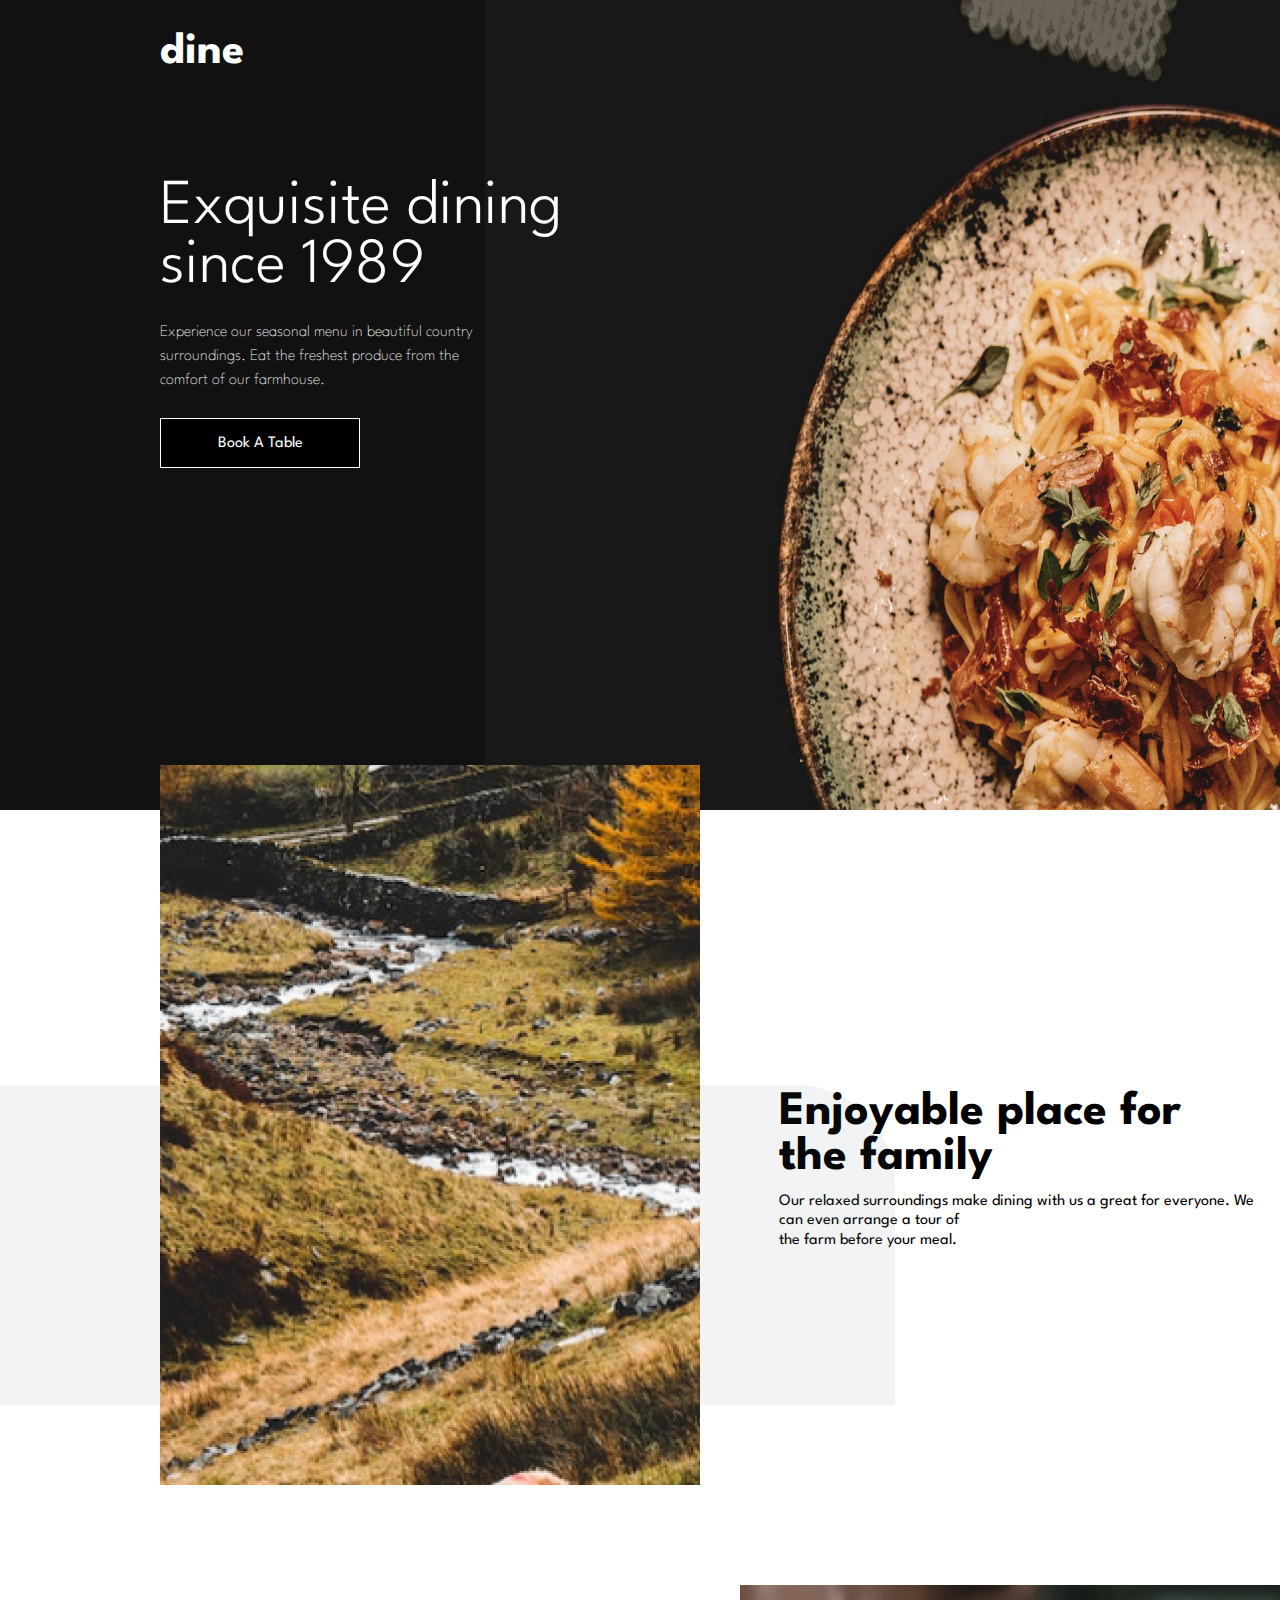
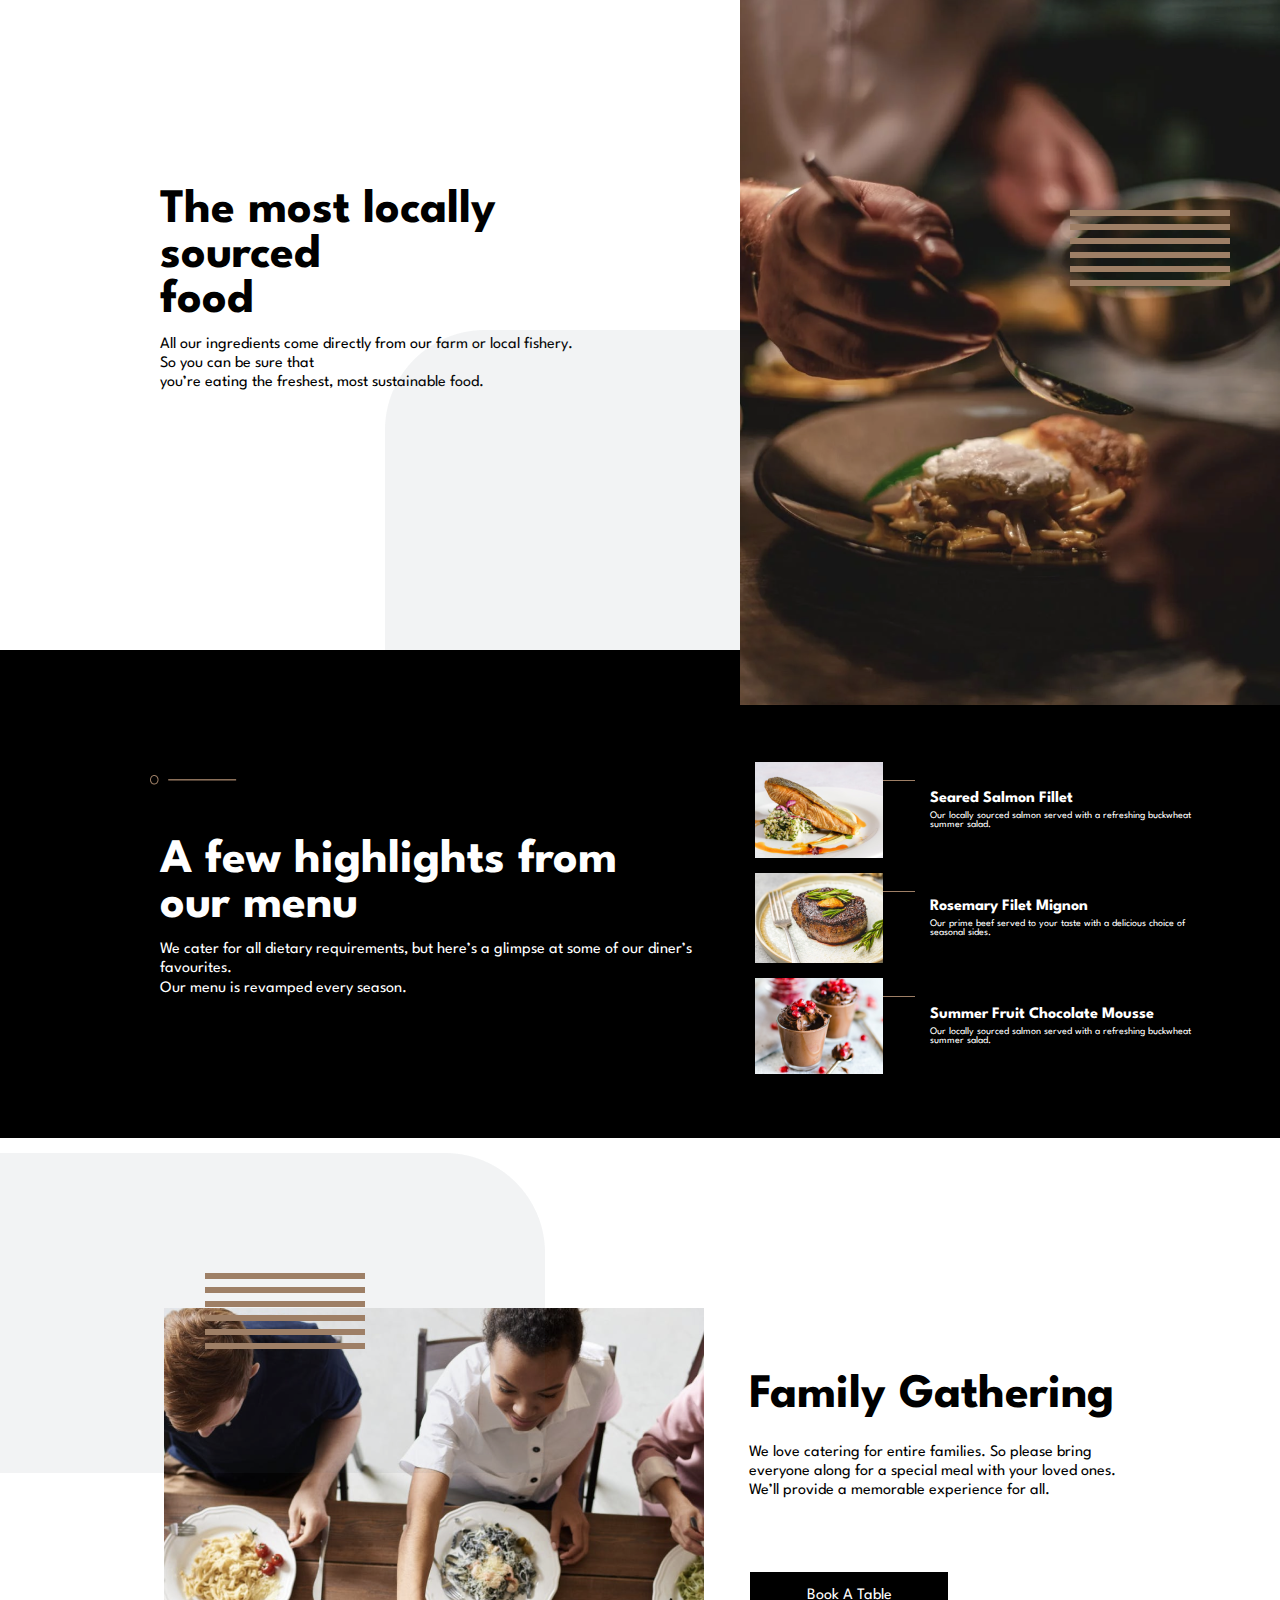
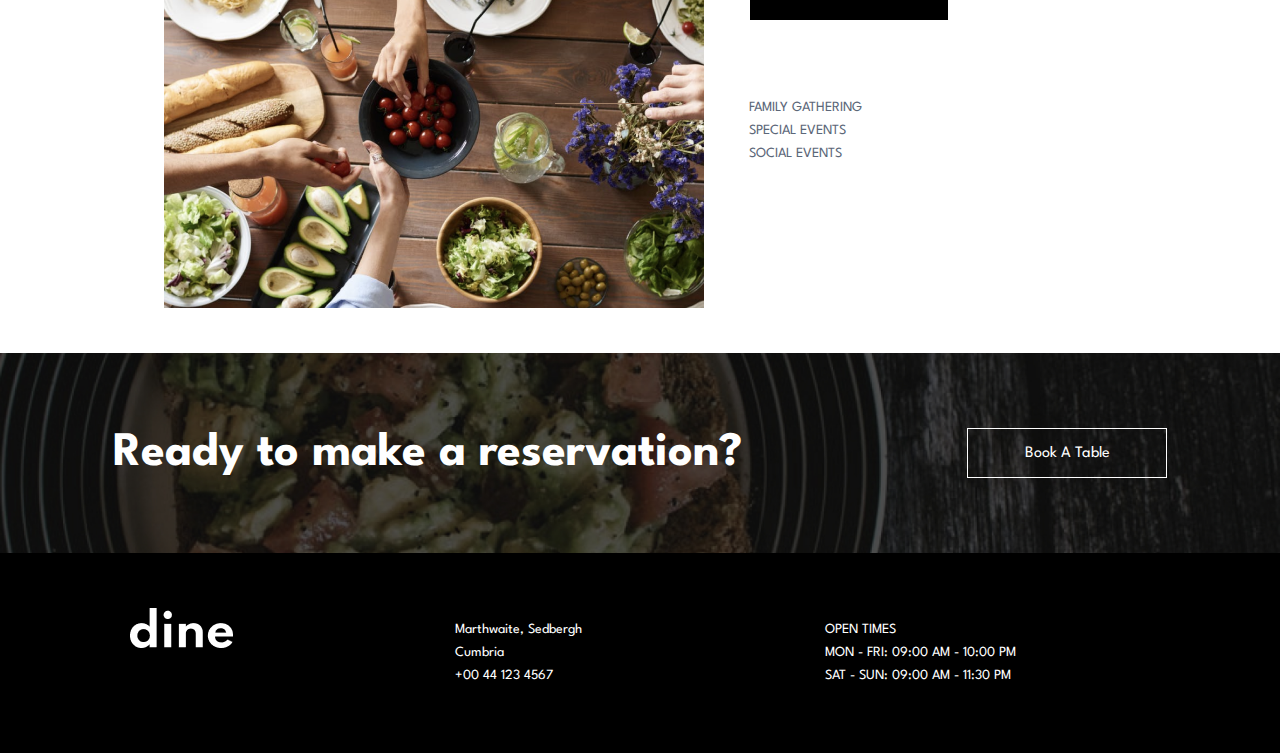
<file: index.html>
<!DOCTYPE html>
<html lang="en">
  <head>
    <meta charset="UTF-8" />
    <meta name="viewport" content="width=device-width, initial-scale=1.0" />
    <title>Dine-In-Restaurent</title>
    <link rel="stylesheet" href="style.css" />
    <link rel="stylesheet" href="responsive.css" />
    <style>
      @import url("https://fonts.googleapis.com/css2?family=League+Spartan:wght@100..900&display=swap");
    </style>
  </head>
  <body>
    <header class="container">
      <div class="header-des">
        <h3 class="dine-head">dine</h3>
        <h1 class="primary-heading">
          Exquisite dining <br />
          since 1989
        </h1>
        <p>
          Experience our seasonal menu in beautiful country <br />
          surroundings. Eat the freshest produce from the <br />
          comfort of our farmhouse.
        </p>
        <a href="table.html" target="_blank">
          <button class="btn header-btn">Book A Table</button></a
        >
      </div>
    </header>
    <section class="main">
      <div class="main-flex">
        <img src="/assests/imgs/Bitmap00.png" alt="" class="main-img" />
        <img src="/assests/tab/Bitmap000.png" alt="" class="tab-reponsive" />
        <div class="main-des">
          <h2 class="secondary-heading main-h">
            Enjoyable place for <br />
            the family
          </h2>
          <p class="secondary-para">
            Our relaxed surroundings make dining with us a great for everyone.
            We can even arrange a tour of <br class="para-br" />
            the farm before your meal.
          </p>
        </div>
      </div>
      <img src="/assests/imgs/Rectangle Copy 2.png" alt="" class="main-rec" />
      <img src="/assests/imgs/Group 7.png" alt="" class="main-stick" />
    </section>
    <section class="main">
      <div class="main-flex-2">
        <img src="/assests/tab/Bitmap (1).png" alt="" class="main-2-res" />

        <div class="main-des-2">
          <h2 class="secondary-heading main-h">
            The most locally sourced <br />
            food
          </h2>
          <p class="secondary-para">
            All our ingredients come directly from our farm or local fishery. So
            you can be sure that <br class="para-br" />
            you’re eating the freshest, most sustainable food.
          </p>
        </div>
        <img
          src="/assests/imgs/Group 6 Copy.png"
          alt="Eating with fork"
          class="main-img-2"
        />
      </div>
      <img src="/assests/imgs/Rectangle.png" alt="" class="main-rec-2" />
      <img src="/assests/imgs/Group 12.png" alt="" class="main-grp-2" />
    </section>
    <section class="menu">
      <div class="menu-flex">
        <div class="menu-des">
          <h2 class="secondary-heading menu-h">
            A few highlights from <br class="menu-h-br" />our menu
          </h2>
          <p class="secondary-para menu-p">
            We cater for all dietary requirements, but here’s a glimpse at some
            of our diner’s favourites. <br class="para-br" />
            Our menu is revamped every season.
          </p>
        </div>
        <div class="menu-img">
          <div class="flex-menu-img">
            <img
              src="/assests/imgs/Group 13 (1).png"
              alt="Seared Salmon"
              class="img-m"
            />
            <img
              src="/assests/responsive/Bitmap (1).png"
              alt=""
              class="img-m-res"
            />
            <div class="flex-menu-des">
              <p>Seared Salmon Fillet</p>
              <p>
                Our locally sourced salmon served with a refreshing buckwheat
                summer salad.
              </p>
            </div>
          </div>
          <div class="flex-menu-img">
            <img
              src="/assests/imgs/Group 13 (2).png"
              alt="Rosemary Filet"
              class="img-m"
            />
            <img
              src="/assests/responsive/Group Copy.jpg"
              alt=""
              class="img-m-res"
            />
            <div class="flex-menu-des">
              <p>Rosemary Filet Mignon</p>
              <p>
                Our prime beef served to your taste with a delicious choice of
                seasonal sides.
              </p>
            </div>
          </div>
          <div class="flex-menu-img">
            <img
              src="/assests/imgs/Group 13 (3).png"
              alt="Chocolate Mousse"
              class="img-m"
            />
            <img
              src="/assests/responsive/Group Copy (1).jpg"
              alt=""
              class="img-m-res"
            />
            <div class="flex-menu-des">
              <p>Summer Fruit Chocolate Mousse</p>
              <p>
                Our locally sourced salmon served with a refreshing buckwheat
                summer salad.
              </p>
            </div>
          </div>
        </div>
      </div>
      <img src="/assests/imgs/Group 7.png" alt="" class="menu-grp" />
    </section>
    <section class="family">
      <div class="family-flex">
        <img src="/assests/imgs/Bitmap (1).png" alt="" class="img-family" />
        <img src="/assests/tab/Bitmap00.png" alt="" class="img-family-res" />
        <div class="all-flex">
          <div class="family-des">
            <h2 class="secondary-heading">Family Gathering</h2>
            <p>
              We love catering for entire families. So please bring <br />
              everyone along for a special meal with your loved ones. <br />
              We’ll provide a memorable experience for all.
            </p>
            <a href="/table.html" target="_blank">
              <button class="btn family-btn">Book A Table</button></a
            >
          </div>
          <ul class="family-list">
            <li>FAMILY GATHERING</li>
            <li>SPECIAL EVENTS</li>
            <li>SOCIAL EVENTS</li>
          </ul>
        </div>
      </div>
      <img src="/assests/imgs/Rectangle Copy 9.png" alt="" class="family-rec" />
      <img src="/assests/imgs/Group 12.png" alt="" class="family-grp" />
      <img src="/assests/imgs/stick.png" alt="" class="family-stick" />
    </section>
    <footer>
      <div class="first-half">
        <div class="footer-flex">
          <h2 class="secondary-heading">Ready to make a reservation?</h2>
          <a href="/table.html" target="_blank">
            <button class="footer-btn">Book A Table</button></a
          >
        </div>
      </div>
      <div class="second-half">
        <div class="grid">
          <img
            src="/assests/imgs/dine.png"
            alt="dine logo"
            class="dine-footer"
          />
          <ul class="item2">
            <li>Marthwaite, Sedbergh</li>
            <li>Cumbria</li>
            <li>+00 44 123 4567</li>
          </ul>
          <ul class="item3">
            <li>OPEN TIMES</li>
            <li>MON - FRI: 09:00 AM - 10:00 PM</li>
            <li>SAT - SUN: 09:00 AM - 11:30 PM</li>
          </ul>
        </div>
      </div>
    </footer>
  </body>
</html>
</file>
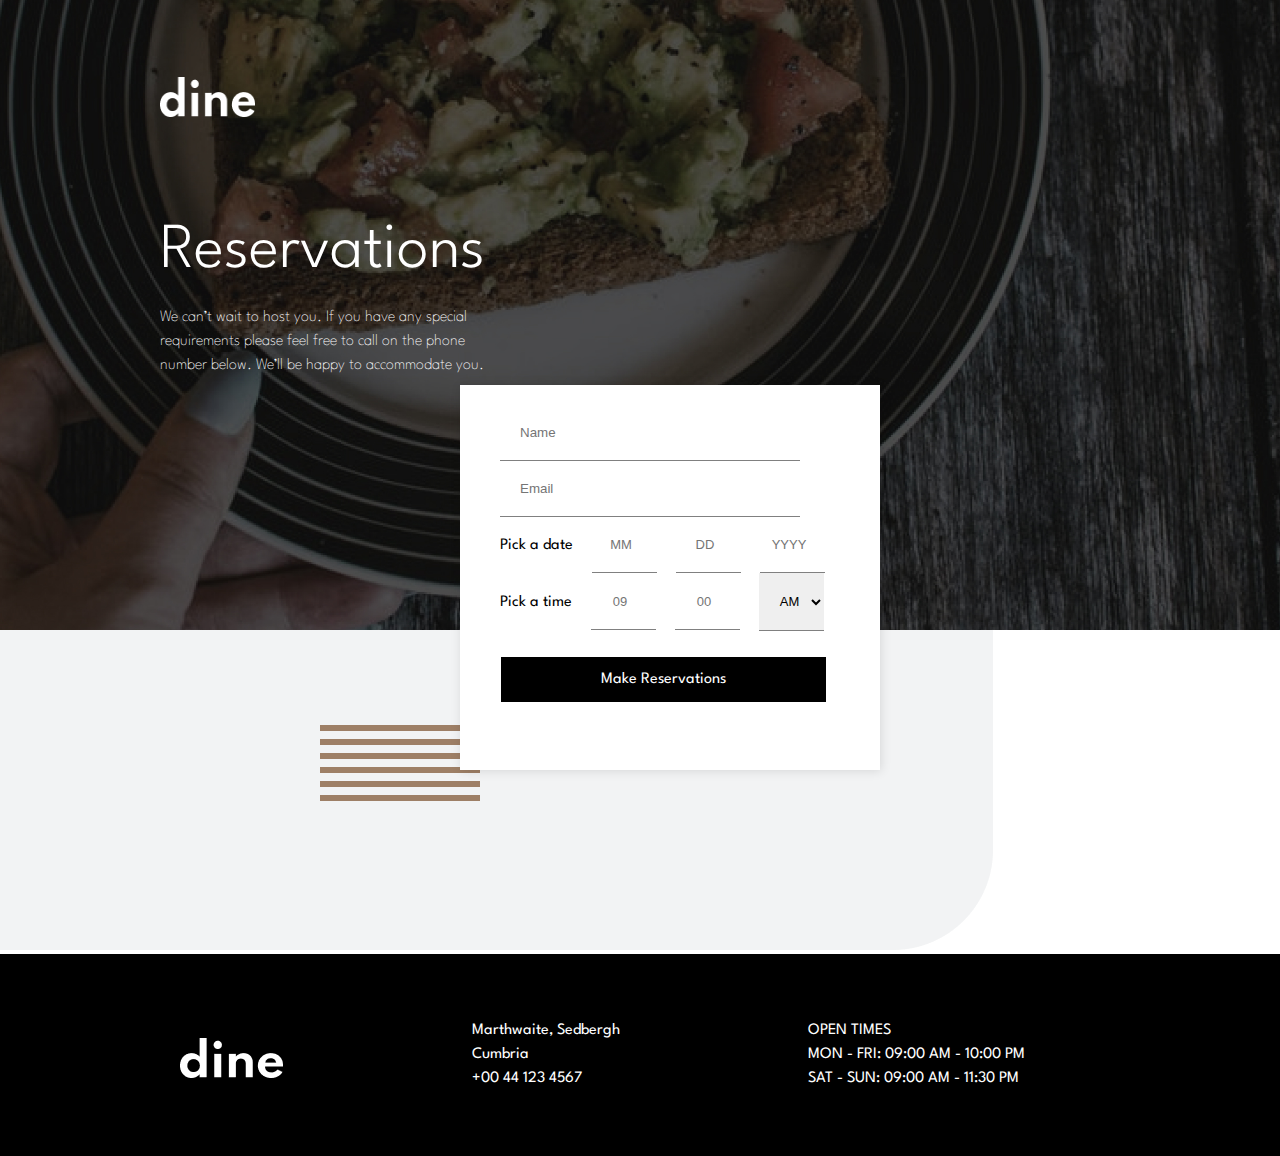
<file: table.html>
<!DOCTYPE html>
<html lang="en">
  <head>
    <meta charset="UTF-8" />
    <meta name="viewport" content="width=device-width, initial-scale=1.0" />
    <title>Booking</title>
    <link rel="stylesheet" href="/table.css" />
    <link rel="stylesheet" href="/responsiv2.css" />
    <style>
      @import url("https://fonts.googleapis.com/css2?family=League+Spartan:wght@100..900&display=swap");
    </style>
  </head>
  <body>
    <header>
      <div class="main">
        <img src="/assests/booking/dine.png" alt="" class="dine-b" />
        <div class="header-des">
          <h1 class="primary-heading">Reservations</h1>
          <p>
            We can’t wait to host you. If you have any special <br />
            requirements please feel free to call on the phone <br />number
            below. We’ll be happy to accommodate you.
          </p>
          <button class="btn header-btn">Reserve place</button>
        </div>
      </div>
    </header>
    <section class="booking">
      <form action="*">
        <div>
          <label for="name" name="name" id="input-name">
            <input type="text" id="name" placeholder="Name" required />
          </label>
        </div>
        <div>
          <label for="Email" name="Email" id="input-email">
            <input type="email" id="Email" placeholder="Email" required />
          </label>
        </div>
        <div>
          <label for="date" name="date"
            >Pick a date
            <input
              type="number"
              id="date"
              placeholder="MM"
              min="1"
              max="12"
              required
            />
            <input
              type="number"
              id="date"
              placeholder="DD"
              min="1"
              max="31"
              required
            />
            <input
              type="number"
              id="date"
              placeholder="YYYY"
              min="2024"
              max="2026"
              required
            />
          </label>
        </div>
        <div>
          <label for="date" name="date"
            >Pick a time
            <input
              type="number"
              id="date"
              placeholder="09"
              min="1"
              max="12"
              required
            />
            <input
              type="number"
              id="date"
              placeholder="00"
              min="1"
              max="60"
              required
            />
            <select name="select" id="date">
              <option value="1">AM</option>
              <option value="1">PM</option>
            </select>
          </label>
        </div>
        <button class="btn-form">Make Reservations</button>
      </form>
      <img src="/assests/booking/Group 12.png" alt="" class="group-b" />
      <img src="/assests/booking/Rectangle Copy 2.png" alt="" class="rec-b" />
    </section>
    <footer>
      <div class="second-half">
        <div class="grid">
          <img
            src="/assests/imgs/dine.png"
            alt="dine logo"
            class="dine-footer"
          />
          <ul class="item2">
            <li>Marthwaite, Sedbergh</li>
            <li>Cumbria</li>
            <li>+00 44 123 4567</li>
          </ul>
          <ul class="item3">
            <li>OPEN TIMES</li>
            <li>MON - FRI: 09:00 AM - 10:00 PM</li>
            <li>SAT - SUN: 09:00 AM - 11:30 PM</li>
          </ul>
        </div>
      </div>
    </footer>
  </body>
</html>
</file>
<file: style.css>
* {
  padding: 0;
  margin: 0;
}
body {
  font-family: "League Spartan", sans-serif;
  font-size: 16px;
  /* border: 1px solid red; */
}
.container {
  background-image: url(/assests/imgs/Bitmap.jpg);
  height: 90vh;
  background-repeat: no-repeat;
  background-size: 100vw 100vh;
}
.dine-head {
  color: white;
  font-size: 2.8rem;
  padding: 2rem 0 5rem 0;
}
header p {
  color: white;
  font-size: 16px;
  font-weight: 100;
  line-height: 1.5;
}

.primary-heading {
  font-weight: 300;
  font-size: 4rem;
  color: white;
}
.btn {
  /* padding: 10px 15px; */
  background-color: black;
  color: white;
  border: 1px solid white;
  font-family: "League Spartan", sans-serif;
  height: 50px;
  width: 200px;
  font-size: 16px;
}
.header-btn:hover {
  background-color: white;
  color: black;
  cursor: pointer;
  font-weight: 300;
}

.header-des {
  display: flex;
  flex-direction: column;
  gap: 25px;
}
.container {
  padding-left: 10rem;
}
/* MAIN PORTION */
.main-img {
  /* height: 550px; */
  position: relative;
  z-index: 2;
  top: -45px;
}

.main {
  position: relative;
  padding-left: 10rem;
}
.secondary-heading {
  font-size: 3rem;
}

.secondary-para {
  line-height: 1.2;
}
.main-des {
  display: flex;
  flex-direction: column;
  gap: 12px;
}

.main-rec {
  position: absolute;
  bottom: 125px;
  left: 0;
}

.main-stick {
  position: absolute;
  right: 45rem;
  top: 5rem;
}

.main-flex {
  display: flex;
  align-items: center;
  gap: 79px;
}

/* main section 2 */

.main-rec-2 {
  bottom: 0;
  position: absolute;
  right: 0;
}
.main-flex-2 {
  display: flex;
  /* justify-content: center; */
  align-items: center;
  gap: 155px;
}
.main-des-2 {
  display: flex;
  flex-direction: column;
  gap: 12px;
}
.main-grp-2 {
  right: 50px;
  top: 280px;
  position: absolute;
  z-index: 2;
}
.main-img-2 {
  position: relative;
  bottom: -55px;
  z-index: 1;
  /* height: 650px; */
}
/* MENU PORTION */
.menu {
  margin-bottom: 170px;
  position: relative;
}
.menu-flex {
  display: flex;
  align-items: center;
  padding: 7rem 4rem 4rem 0;
  background-color: black;
  gap: 35px;
}
.menu-des {
  display: flex;
  flex-direction: column;
  padding-left: 10rem;
  gap: 12px;
}
.flex-menu-img {
  display: flex;
  gap: 15px;
  align-items: center;
}
.flex-menu-img p:first-child {
  font-weight: bolder;
  margin-bottom: 5px;
  color: white;
}
.flex-menu-img p:last-child {
  color: white;
  font-size: 10px;
}

.menu-img {
  display: flex;
  flex-direction: column;
  gap: 15px;
}
.menu-h {
  color: white;
}
.menu-p {
  color: white;
}
.menu-grp {
  position: absolute;
  top: 125px;
  left: 150px;
  z-index: 2;
}
/* FAMILY-GATHERING-PORTION
 */
.family {
  position: relative;
  margin-bottom: 45px;
}
.family-flex {
  display: flex;
  justify-content: flex-start;
  align-items: flex-start;
  gap: 45px;
  /* margin-left: 145px; */
  justify-content: center;
}
.family-des p {
  line-height: 1.2;
  margin-bottom: 45px;
}
.family-des {
  gap: 25px;
  display: flex;
  flex-direction: column;
}

.all-flex {
  display: flex;
  margin-top: 65px;
  gap: 25px;
  display: flex;
  flex-direction: column;
}

.family-rec {
  position: absolute;
  top: -155px;
  left: 0;
}
.family-grp {
  top: -35px;
  left: 205px;
  position: absolute;
}
li {
  list-style: none;
  margin-top: 10px;
  color: #5c6779;
}
ul {
  margin-top: 45px;
  font-family: "League Spartan", sans-serif;
  font-size: 14px;
}
.family-stick {
  position: absolute;
  top: 395px;
  right: 630px;
  z-index: 5;
}
.family-btn:hover {
  background-color: white;
  color: black;
  cursor: pointer;
  border: 1px solid black;
}

/* FOOTER */
footer {
  height: 400px;
  background-color: black;
}
.first-half {
  background-image: url(/assests/imgs/footer.jpg);
  background-repeat: no-repeat;
  background-size: cover;
  height: 200px;
}
footer h2 {
  color: white;
}
.footer-flex {
  display: flex;
  justify-content: space-around;
  align-items: center;
  padding-top: 75px;
}
.footer-btn {
  color: white;
  font-family: "League Spartan", sans-serif;
  height: 50px;
  width: 200px;
  background-color: transparent;
  border: 1px solid white;
  font-size: 16px;
}
.grid {
  display: grid;
  grid-template-columns: 1fr 1fr 1fr;
  padding: 15px 85px;
  align-items: center;
}
footer li {
  list-style: none;
  color: white;
}
.dine-footer {
  margin-left: 45px;
  margin-top: 5px;
}
.footer-btn:hover {
  cursor: pointer;
  background-color: white;
  color: black;
}
/* TABLE */
</file>
<file: responsive.css>
@media screen and (max-width: 2500px) {
  .tab-reponsive {
    display: none;
  }
  .main-2-res {
    display: none;
  }
  .img-family-res {
    display: none;
  }
  .img-m-res {
    display: none;
  }
}

@media screen and (max-width: 768px) {
  .container {
    background-image: url(/assests/tab/Bitmap\ tab.jpg);
    padding: 0;
    padding-top: 5rem;
    height: 100vh;
  }
  * {
    box-sizing: border-box;
  }
  .header-des {
    align-items: center;
    text-align: center;
    padding-top: 14rem;
  }
  .dine-head {
    padding: 2rem 0 0 0;
  }
  .primary-heading {
    font-size: 3rem;
  }
  .main-img {
    display: none;
  }
  .tab-reponsive {
    display: unset;
    position: relative;
    top: -39px;
    right: 0px;
  }
  .main-des {
    margin-bottom: 45px;
  }
  .main-flex {
    display: flex;
    align-items: center;
    gap: 25px;
    flex-direction: column;
  }
  .main {
    padding: 0;
  }
  .secondary-heading {
    text-align: center;
    font-size: 2.5rem;
  }
  .secondary-para {
    line-height: 1.2;
    text-align: center;
    font-size: 14px;
  }
  .main-rec {
    width: 286px;
    height: 248px;
  }
  .main-2-res {
    display: unset;
  }
  .main-img-2 {
    display: none;
  }
  .main-flex-2 {
    gap: 61px;
    flex-direction: column;
  }
  .main-grp-2 {
    right: 50px;
    top: 280px;
  }
  .main-grp-2 {
    right: 20px;
    top: 233px;
  }
  .main-rec-2 {
    width: 250px;
    height: 230px;
  }
  .main-des-2 {
    margin-bottom: 4rem;
  }
  .menu-flex {
    padding: 7rem 4rem 5rem 4rem;
    flex-direction: column;
  }
  .menu-des {
    padding: 0;
  }
  .menu-img {
    gap: 44px;
  }
  .menu-grp {
    top: 61px;
    left: 324px;
  }
  .img-family {
    display: none;
  }
  .family-flex {
    flex-direction: column;
  }
  .family-flex {
    flex-direction: column;
    align-items: center;
  }
  .all-flex {
    display: flex;
  }
  .img-family-res {
    display: unset;
  }
  .all-flex {
    margin-top: 0;
    flex-direction: column-reverse;
  }
  .family-list {
    margin-top: 0;
    display: flex;
    justify-content: space-between;
    gap: 169px;
    letter-spacing: 1.5px;
  }
  .family-des {
    align-items: center;
  }
  .family-des p {
    line-height: 1.2;
    margin-bottom: 25px;
    text-align: center;
  }
  .family-stick {
    top: 443px;
    right: 632px;
    width: 85px;
  }
  .footer-flex {
    padding-top: 49px;
    flex-direction: column;
  }
  .footer-btn {
    margin-top: 25px;
  }

  .grid {
    grid-template-columns: 1fr 2fr;
    padding: 15px 36px;
    font-weight: 300;
  }
  footer {
    height: 500px;
  }
  .item3 {
    grid-column-start: 2;
  }
}
@media screen and (max-width: 426px) {
  * {
    box-sizing: border-box;
  }
  .container {
    background-size: contain;
    padding: 0;
    background-color: black;
  }
  .header-des {
    padding-top: 10rem;
    gap: 40px;
  }
  .primary-heading {
    font-size: 2.3rem;
  }
  .tab-reponsive {
    display: unset;
    position: relative;
    top: -89px;
    right: 0px;
    width: 365px;
    height: 400px;
    box-shadow: 0px 22px 27px rgba(0, 0, 0, 0.317);
  }
  .main-stick {
    position: absolute;
    right: 10rem;
    top: 22rem;
  }
  .main-rec {
    display: none;
  }
  .secondary-heading {
    font-size: 2rem;
  }
  .secondary-para br {
    display: none;
  }
  .secondary-para {
    font-size: 16px;
  }
  .main-2-res {
    width: 365px;
    height: 400px;
    box-shadow: 0px 22px 27px rgba(0, 0, 0, 0.317);
  }
  .main-grp-2 {
    display: none;
  }
  .main-rec-2 {
    display: none;
  }
  .menu-h-br {
    display: none;
  }
  .menu-p br {
    display: none;
  }
  .menu-flex {
    padding: 7rem 1rem 5rem 1rem;
  }
  .menu-grp {
    left: 161px;
  }
  .flex-menu-img {
    flex-direction: column;
  }
  .flex-menu-des {
    text-align: center;
  }
  .img-m {
    display: none;
  }
  .img-m-res {
    display: unset;
    width: 327px;
    height: 245px;
  }
  .flex-menu-img p:last-child {
    color: white;
    font-size: 16px;
  }
  .flex-menu-img p:first-child {
    font-weight: bolder;
    margin-bottom: 5px;
    color: white;
    font-size: 20px;
  }
  .img-family {
    display: unset;
    /* height: 400px; */
    width: 380px;
  }
  .img-family-res {
    display: none;
  }
  .family-grp {
    display: none;
  }
  .family-rec {
    display: none;
  }
  .family-flex {
    gap: 0;
  }
  .family-list {
    flex-direction: column;
    gap: 14px;
    align-items: center;
    margin-top: 15px;
  }
  .menu {
    margin-bottom: 120px;
  }
  .secondary-heading {
    font-size: 1.8rem;
  }

  .grid {
    grid-template-columns: 1fr;
    text-align: center;
    justify-content: center;
  }
  .item2 {
    grid-column-start: 1;
  }
  .item3 {
    grid-column-start: 1;
  }
  .dine-footer {
    margin-left: 128px;
  }
  footer {
    height: 550px;
  }
}
@media screen and (max-width: 376px) {
  .tab-reponsive {
    width: 305px;
    height: 350px;
  }
  .main-stick {
    right: 9rem;
    top: 19rem;
  }
  .main-2-res {
    width: 305px;
    height: 350px;
  }
  .secondary-heading {
    font-size: 1.7rem;
  }
  .secondary-para {
    font-size: 14px;
  }
  .menu-grp {
    left: 140px;
  }
  .img-m-res {
    display: unset;
    width: 307px;
    height: 225px;
  }
  .img-family {
    display: unset;
    width: 340px;
  }
  .dine-footer {
    margin-left: 97px;
  }
}
@media screen and (max-width: 321px) {
  .img-family {
    display: unset;
    width: 280px;
  }
  .main-stick {
    right: 8rem;
  }
  .menu-grp {
    left: 113px;
  }
  .flex-menu-img p:first-child {
    font-size: 18px;
  }
  .flex-menu-img p:last-child {
    font-size: 14px;
  }
  .family-des br {
    display: none;
  }
  .family-des p {
    margin-bottom: 0px;
  }
  .dine-footer {
    margin-left: 82px;
  }
  .dine-footer {
    width: 90px;
  }
}
</file>
<file: table.css>
* {
  margin: 0;
  padding: 0;
}
body {
  font-family: "League Spartan", sans-serif;
  font-size: 16px;
  /* border: 1px solid red; */
}
.btn {
  /* padding: 10px 15px; */
  background-color: transparent;
  color: white;
  border: 1px solid white;
  font-family: "League Spartan", sans-serif;
  height: 50px;
  width: 200px;
  font-size: 16px;
}
.dine-b {
  color: white;
  height: 40px;
  width: 95px;
  padding: 2rem 0 5rem 0;
  margin-bottom: 25px;
  margin-top: 45px;
}
header {
  height: 70vh;
  width: 100%;
  background-image: url(/assests/booking/booking.jpg);
  background-repeat: no-repeat;
  background-size: cover;
}
header p {
  color: white;
  font-size: 16px;
  font-weight: 100;
  line-height: 1.5;
}

.primary-heading {
  font-weight: 300;
  font-size: 4rem;
  color: white;
}
.header-des {
  display: flex;
  flex-direction: column;
  gap: 25px;
}
.main {
  display: flex;
  flex-direction: column;
  margin-left: 10rem;
}
/* TABLE */
.booking {
  position: relative;
}
form {
  padding: 20px 40px;
  background-color: white;
  width: 340px;
  height: 345px;
  position: absolute;
  right: 400px;
  top: -245px;
  z-index: 1;
  box-shadow: 1px 1px 10px rgba(0, 0, 0, 0.117);
}
#name {
  padding: 20px;
  box-sizing: border-box;
  border: none;
  border-bottom: 1px solid gray;
  width: 300px;
}
input[type="email"] {
  padding: 20px;
  box-sizing: border-box;
  border: none;
  border-bottom: 1px solid gray;
  width: 300px;
}

#date {
  padding: 20px 2px 20px 10px;
  box-sizing: border-box;
  border: none;
  border-bottom: 1px solid gray;
  width: 65px;
  text-align: center;
  font-size: 13px;
  margin-left: 15px;
}

/* input[type="time"] {
  padding: 20px 40px;
  border: none;
  border-bottom: 1px solid gray;
} */
.btn-form {
  padding: 15px 100px;
  background-color: black;
  color: white;
  border: 1px solid white;
  font-family: "League Spartan", sans-serif;
  margin-top: 25px;
  font-size: 16px;
  cursor: pointer;
}
.group-b {
  position: absolute;
  top: 95px;
  right: 800px;
}
footer {
  background-color: black;
  padding: 50px;
}

footer h2 {
  color: white;
}

.grid {
  display: grid;
  grid-template-columns: 1fr 1fr 1fr;
  padding: 15px 85px;
  align-items: center;
}
footer li {
  list-style: none;
  color: white;
  line-height: 1.5;
}
.dine-footer {
  margin-left: 45px;
  margin-top: 5px;
}
</file>
<file: responsiv2.css>
@media screen and (max-width: 2500px) {
  .btn {
    display: none;
  }
}

@media screen and (max-width: 768px) {
  .rec-b {
    display: none;
  }
  form {
    right: -154px;
    top: -89px;
    position: relative;
    box-shadow: 0px 22px 27px rgba(0, 0, 0, 0.317);
  }
  .grid {
    grid-template-columns: 1fr 2fr;
    padding: 15px 36px;
    font-weight: 300;
  }
  footer {
    /* height: 180px; */
    font-size: 14px;
  }
  .item3 {
    grid-column-start: 2;
    margin-top: 25px;
  }
  .item2 {
    margin-top: 25px;
  }
}
@media screen and (max-width: 426px) {
  .main {
    margin-left: 2rem;
    text-align: center;
  }
  form {
    right: -16px;
    top: -89px;
    padding: 20px 30px;
  }
  .grid {
    grid-template-columns: 1fr;
    text-align: center;
    justify-content: center;
  }
  .item2 {
    grid-column-start: 1;
  }
  .item3 {
    grid-column-start: 1;
  }
  .dine-footer {
    margin-left: 67px;
    margin-top: 5px;
  }
  .dine-footer {
    width: 100px;
  }
  footer li {
    font-size: 16px;
  }
  .dine-b {
    margin-top: 45px;
    margin-left: 8rem;
  }
  .btn-form {
    padding: 15px 103px;
    margin-left: 6px;
  }
}
@media screen and (max-width: 376px) {
  form {
    width: 324px;
    height: 345px;
    padding: 10px;
    right: -16px;
    border-radius: 5px;
  }
  footer {
    padding: 45px;
  }
  .dine-footer {
    margin-left: 54px;
  }
  .btn {
    display: unset;
    width: 280px;
  }
  .header-des {
    align-items: center;
  }
  .primary-heading {
    font-size: 2rem;
  }
  header p {
    font-size: 14px;
  }
  .main {
    margin: 0;
  }
  .dine-b {
    margin-top: 45px;
    margin-left: 127px;
  }
}
@media screen and (max-width: 321px) {
  #date {
    padding: 20px 0px 20px 0px;
    width: 45px;
    font-size: 13px;
  }
  form {
    width: 280px;
    padding: 5px;
    right: -15px;
  }
  .dine-b {
    margin-left: 104px;
  }
  #name {
    width: 280px;
  }
  input[type="email"] {
    width: 280px;
  }

  footer {
    padding: 32px;
  }
  footer li {
    font-size: 14px;
  }
  .dine-footer {
    margin-left: 39px;
  }
  .btn-form {
    padding: 15px 71px;
    margin-left: 6px;
  }
}
@media screen and (max-width: 364px) {
  form {
    width: 324px;
    height: 345px;
    padding: 10px;
    right: -10px;
    border-radius: 5px;
  }
}
</file>
